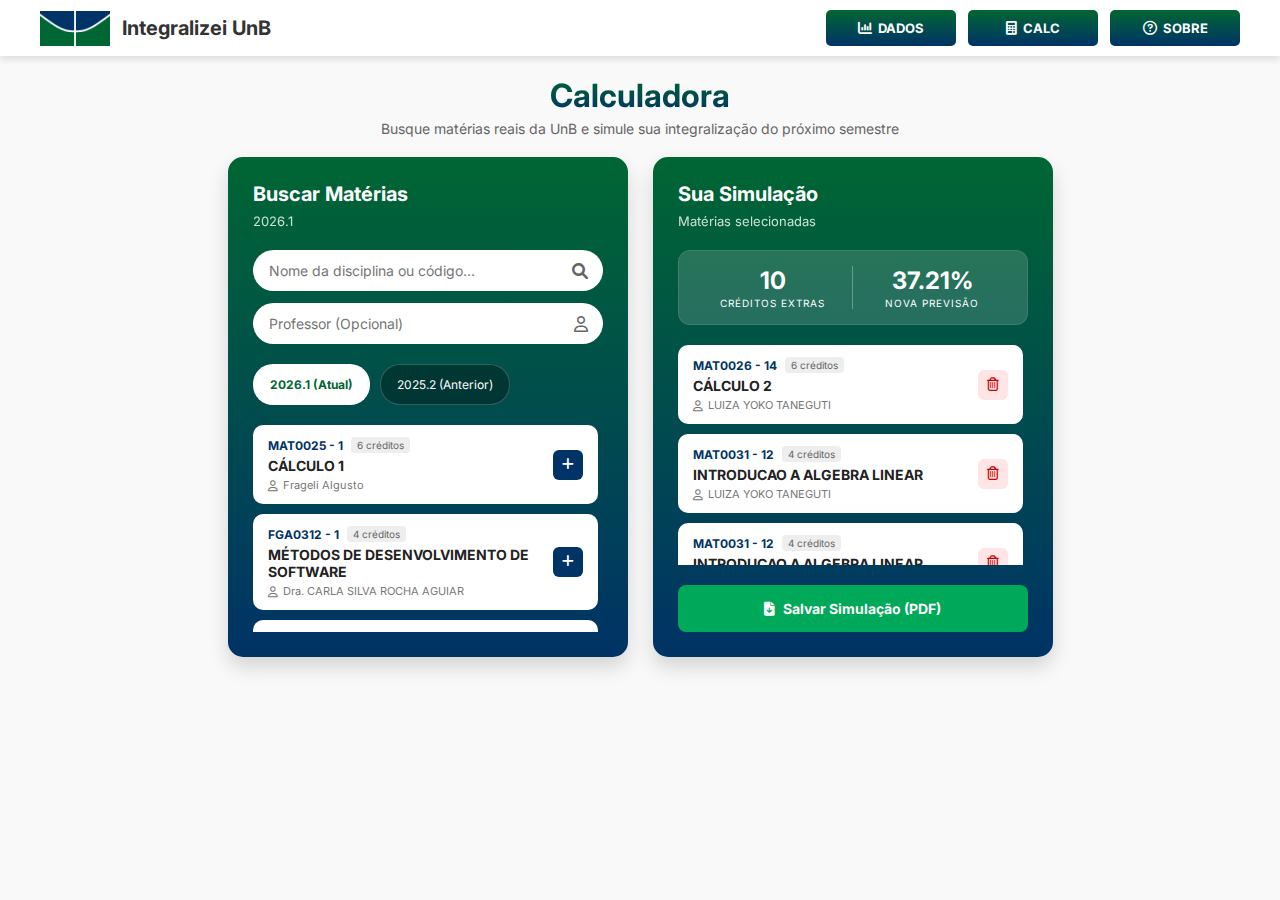
<file: calculadora/index.html>
<!DOCTYPE html>
<html lang="pt-br">
<head>
    <meta charset="UTF-8">
    <meta name="viewport" content="width=device-width, initial-scale=1.0">
    <title>Calculadora - Integralizei UnB</title>
    <link rel="stylesheet" href="style.css">
    <link rel="stylesheet" href="../navbar.css">
    <link rel="stylesheet" href="https://cdnjs.cloudflare.com/ajax/libs/font-awesome/6.0.0/css/all.min.css">
</head>
<body>

    <nav class="navbar">
        <a href="http://127.0.0.1:5500/sobre/index.html" class="logo-area">
            <img src="../fotos/logo_UnB.png" alt="Logo UnB">
            <span class="logo-text">Integralizei UnB</span>
        </a>
        <div class="botoes-container">
            <a href="http://127.0.0.1:5500/dados/index.html" class="nav-btn"><i class="fa-solid fa-chart-column"></i><p>DADOS</p></a>
            <a href="http://127.0.0.1:5500/calculadora/index.html" class="nav-btn"><i class="fa-solid fa-calculator"></i><p>CALC</p></a>
            <a href="http://127.0.0.1:5500/sobre/index.html" class="nav-btn"><i class="fa-regular fa-circle-question"></i><p>SOBRE</p></a>
        </div>
    </nav>

    <header id="page-header">
        <h1>Calculadora</h1>
        <p>Busque matérias reais da UnB e simule sua integralização do próximo semestre</p>
    </header>

    <main id="main-container">
        
        <section class="card-painel">
            <div class="card-header">
                <h2>Buscar Matérias</h2>
                <span class="semestre-label">2026.1</span>
            </div>

            <div class="search-wrapper">
                <div class="input-group">
                    <input type="text" placeholder="Nome da disciplina ou código...">
                    <i class="fa-solid fa-magnifying-glass"></i>
                </div>
                
                <div class="input-group">
                    <input type="text" placeholder="Professor (Opcional)">
                    <i class="fa-regular fa-user"></i>
                </div>
            </div>

            <div class="toggle-semestres">
                <input type="radio" id="sem2026" name="semestre" class="pill-radio" checked>
                <label for="sem2026" class="pill-label">2026.1 (Atual)</label>

                <input type="radio" id="sem2025" name="semestre" class="pill-radio">
                <label for="sem2025" class="pill-label">2025.2 (Anterior)</label>
            </div>

            <div class="materia-list">
                
                <div class="materia-item">
                    <div class="materia-info">
                        <div class="materia-top">
                            <span class="codigo">MAT0025 - 1</span>
                            <span class="creditos-tag">6 créditos</span>
                        </div>
                        <h4 class="materia-nome">CÁLCULO 1</h4>
                        <div class="materia-prof">
                            <i class="fa-regular fa-user"></i> Frageli Algusto
                        </div>
                    </div>
                    <button class="add-btn">
                        <i class="fa-solid fa-plus"></i>
                    </button>
                </div>

                <div class="materia-item">
                    <div class="materia-info">
                        <div class="materia-top">
                            <span class="codigo">FGA0312 - 1</span>
                            <span class="creditos-tag">4 créditos</span>
                        </div>
                        <h4 class="materia-nome">MÉTODOS DE DESENVOLVIMENTO DE SOFTWARE</h4>
                        <div class="materia-prof">
                            <i class="fa-regular fa-user"></i> Dra. CARLA SILVA ROCHA AGUIAR
                        </div>
                    </div>
                    <button class="add-btn">
                        <i class="fa-solid fa-plus"></i>
                    </button>
                </div>
                
                <div class="materia-item">
                    <div class="materia-info">
                        <div class="materia-top">
                            <span class="codigo">FGA0312 - 1</span>
                            <span class="creditos-tag">4 créditos</span>
                        </div>
                        <h4 class="materia-nome">MÉTODOS DE DESENVOLVIMENTO DE SOFTWARE</h4>
                        <div class="materia-prof">
                            <i class="fa-regular fa-user"></i> Dra. CARLA SILVA ROCHA AGUIAR
                        </div>
                    </div>
                    <button class="add-btn">
                        <i class="fa-solid fa-plus"></i>
                    </button>
                </div>

                <div class="materia-item">
                    <div class="materia-info">
                        <div class="materia-top">
                            <span class="codigo">FGA0312 - 1</span>
                            <span class="creditos-tag">4 créditos</span>
                        </div>
                        <h4 class="materia-nome">MÉTODOS DE DESENVOLVIMENTO DE SOFTWARE</h4>
                        <div class="materia-prof">
                            <i class="fa-regular fa-user"></i> Dra. CARLA SILVA ROCHA AGUIAR
                        </div>
                    </div>
                    <button class="add-btn">
                        <i class="fa-solid fa-plus"></i>
                    </button>
                </div>

            </div>

        </section>

        <section class="card-painel">
            <div class="card-header">
                <h2>Sua Simulação</h2>
                <span class="semestre-label">Matérias selecionadas</span>
            </div>

            <div class="stats-box">
                <div class="stat-item separator">
                    <h3>10</h3>
                    <p>CRÉDITOS EXTRAS</p>
                </div>
                <div class="stat-item">
                    <h3>37.21%</h3>
                    <p>NOVA PREVISÃO</p>
                </div>
            </div>

            <div class="materia-list">
                
                <div class="materia-item">
                    <div class="materia-info">
                        <div class="materia-top">
                            <span class="codigo">MAT0026 - 14</span>
                            <span class="creditos-tag">6 créditos</span>
                        </div>
                        <h4 class="materia-nome">CÁLCULO 2</h4>
                        <div class="materia-prof">
                            <i class="fa-regular fa-user"></i> LUIZA YOKO TANEGUTI
                        </div>
                    </div>
                    <button class="delete-btn">
                        <i class="fa-regular fa-trash-can"></i>
                    </button>
                </div>

                <div class="materia-item">
                    <div class="materia-info">
                        <div class="materia-top">
                            <span class="codigo">MAT0031 - 12</span>
                            <span class="creditos-tag">4 créditos</span>
                        </div>
                        <h4 class="materia-nome">INTRODUCAO A ALGEBRA LINEAR</h4>
                        <div class="materia-prof">
                            <i class="fa-regular fa-user"></i> LUIZA YOKO TANEGUTI
                        </div>
                    </div>
                    <button class="delete-btn">
                        <i class="fa-regular fa-trash-can"></i>
                    </button>
                </div>
                
                <div class="materia-item">
                    <div class="materia-info">
                        <div class="materia-top">
                            <span class="codigo">MAT0031 - 12</span>
                            <span class="creditos-tag">4 créditos</span>
                        </div>
                        <h4 class="materia-nome">INTRODUCAO A ALGEBRA LINEAR</h4>
                        <div class="materia-prof">
                            <i class="fa-regular fa-user"></i> LUIZA YOKO TANEGUTI
                        </div>
                    </div>
                    <button class="delete-btn">
                        <i class="fa-regular fa-trash-can"></i>
                    </button>
                </div>

                <div class="materia-item">
                    <div class="materia-info">
                        <div class="materia-top">
                            <span class="codigo">MAT0031 - 12</span>
                            <span class="creditos-tag">4 créditos</span>
                        </div>
                        <h4 class="materia-nome">INTRODUCAO A ALGEBRA LINEAR</h4>
                        <div class="materia-prof">
                            <i class="fa-regular fa-user"></i> LUIZA YOKO TANEGUTI
                        </div>
                    </div>
                    <button class="delete-btn">
                        <i class="fa-regular fa-trash-can"></i>
                    </button>
                </div>

            </div>

            <button class="btn-pdf">
                <i class="fa-solid fa-file-arrow-down"></i> Salvar Simulação (PDF)
            </button>

        </section>

    </main>

</body>
</html>
</file>
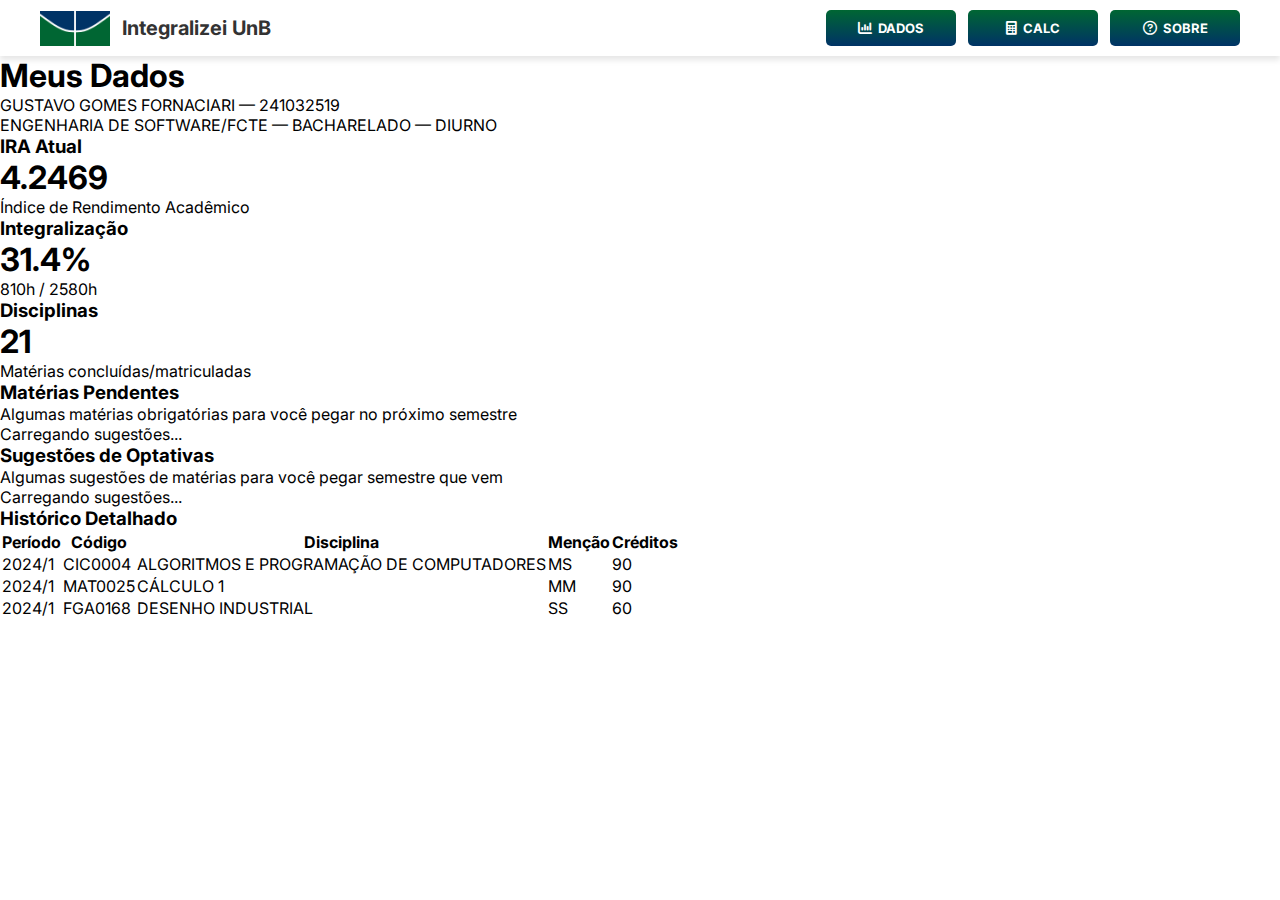
<file: dados/index.html>
<!DOCTYPE html>
<html lang="pt-br">
<head>
    <meta charset="UTF-8">
    <meta name="viewport" content="width=device-width, initial-scale=1.0">
    <title>Meus Dados - Integralizei UnB</title>
    <link rel="stylesheet" href="style.css">
    <link rel="stylesheet" href="https://cdnjs.cloudflare.com/ajax/libs/font-awesome/6.0.0/css/all.min.css">
    <link rel="stylesheet" href="../navbar.css">
</head>

<body>

    <nav class="navbar">
        <a href="http://127.0.0.1:5500/sobre/index.html" class="logo-area">
            <img src="../fotos/logo_UnB.png" alt="Logo UnB">
            <span class="logo-text">Integralizei UnB</span>
        </a>
        <div class="botoes-container">
            <a href="http://127.0.0.1:5500/dados/index.html" class="nav-btn"><i class="fa-solid fa-chart-column"></i><p>DADOS</p></a>
            <a href="http://127.0.0.1:5500/calculadora/index.html" class="nav-btn"><i class="fa-solid fa-calculator"></i><p>CALC</p></a>
            <a href="http://127.0.0.1:5500/sobre/index.html" class="nav-btn"><i class="fa-regular fa-circle-question"></i><p>SOBRE</p></a>
        </div>
    </nav>

    <header id="page-header">
        <h1>Meus Dados</h1>
        <p id="username">GUSTAVO GOMES FORNACIARI — 241032519</p>
        <p id="curso">ENGENHARIA DE SOFTWARE/FCTE — BACHARELADO — DIURNO</p>
    </header>

    <main class="dashboard-container">

        <section class="row-cards">
            
            <div class="card-info">
                <h3>IRA Atual</h3>
                <h1 class="big-number">4.2469</h1>
                <p class="subtitle">Índice de Rendimento Acadêmico</p>
            </div>

            <div class="card-info">
                <h3>Integralização</h3>
                <h1 class="big-number">31.4%</h1>
                
                <div class="progress-container">
                    <div class="progress-bar" style="width: 31.4%;"></div>
                </div>
                
                <p class="subtitle">810h / 2580h</p>
            </div>

            <div class="card-info">
                <h3>Disciplinas</h3>
                <h1 class="big-number">21</h1>
                <p class="subtitle">Matérias concluídas/matriculadas</p>
            </div>

        </section>

        <section class="row-grande">
            <div class="card-info grande">
                <h3>Matérias Pendentes</h3>
                <p class="desc">Algumas matérias obrigatórias para você pegar no próximo semestre</p>
                <div class="loader">Carregando sugestões...</div>
            </div>

            <div class="card-info grande">
                <h3>Sugestões de Optativas</h3>
                <p class="desc">Algumas sugestões de matérias para você pegar semestre que vem</p>
                <div class="loader">Carregando sugestões...</div>
            </div>

        </section>

        <section class="historico-section">
            <h3>Histórico Detalhado</h3>
            
            <div class="table-container">
                <table id="tabela-historico">
                    <thead>
                        <tr>
                            <th>Período</th>
                            <th>Código</th>
                            <th>Disciplina</th>
                            <th>Menção</th>
                            <th>Créditos</th>
                        </tr>
                    </thead>
                    <tbody>
                        <tr>
                            <td>2024/1</td>
                            <td>CIC0004</td>
                            <td>ALGORITMOS E PROGRAMAÇÃO DE COMPUTADORES</td>
                            <td class="bold-ms">MS</td>
                            <td>90</td>
                        </tr>
                        <tr>
                            <td>2024/1</td>
                            <td>MAT0025</td>
                            <td>CÁLCULO 1</td>
                            <td class="bold-ms">MM</td>
                            <td>90</td>
                        </tr>
                        <tr>
                            <td>2024/1</td>
                            <td>FGA0168</td>
                            <td>DESENHO INDUSTRIAL</td>
                            <td class="bold-ms">SS</td>
                            <td>60</td>
                        </tr>
                        </tbody>
                </table>
            </div>
        </section>

    </main>

</body>
</html>
</file>
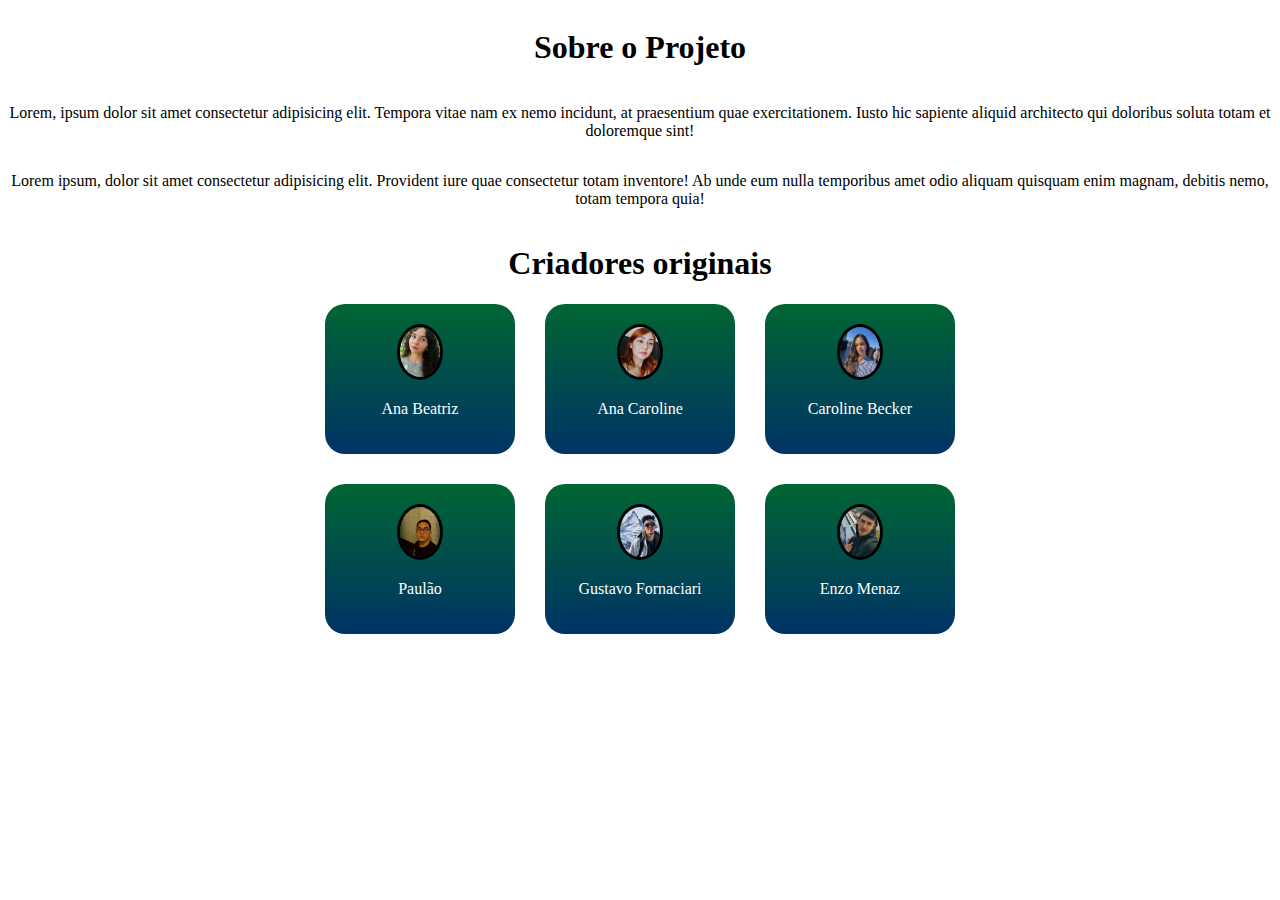
<file: sobre/index.html>
<!DOCTYPE html>
<html lang="en">
<head>
    <meta charset="UTF-8">
    <meta name="viewport" content="width=device-width, initial-scale=1.0">
    <title>Document</title>
    <link rel="stylesheet" href="style.css">
</head>
<body>
    <div class="sobre_o_projeto">
        <h1 id="titulo">Sobre o Projeto</h1>
        <p id="paragrafo">Lorem, ipsum dolor sit amet consectetur adipisicing elit. Tempora vitae nam ex nemo incidunt, at praesentium quae exercitationem. Iusto hic sapiente aliquid architecto qui doloribus soluta totam et doloremque sint!</p>
        <p id="paragrafo">Lorem ipsum, dolor sit amet consectetur adipisicing elit. Provident iure quae consectetur totam inventore! Ab unde eum nulla temporibus amet odio aliquam quisquam enim magnam, debitis nemo, totam tempora quia!</p>
    </div>

    <div class="sobre_o_projeto">
        <h1 id="sub-titulo">Criadores originais</h1>
        <div class="criadores">
            <div id="criador">
                <img src="imgs/ana.jpeg" alt="Foto da pessoa">
                <p>Ana Beatriz</p>
            </div>
                
            <div id="criador">
                <img src="imgs/carol.jpg" alt="">
                <p>Ana Caroline</p>
            </div>

            <div id="criador">
                <img src="imgs/carol2jpeg.jpeg" alt="">
                <p>Caroline Becker</p>
            </div>

            <div id="criador">
                <img src="imgs/paulo.jpg" alt="">
                <p>Paulão</p>
            </div>

            <div id="criador">
                <img src="imgs/gustavo.jpeg" alt="">
                <p>Gustavo Fornaciari</p>
            </div>

            <div id="criador">
                <img src="imgs/enzo.jpg" alt="">
                <p>Enzo Menaz</p>
            </div>
        </div>
    </div>

</body>
</html>
</file>
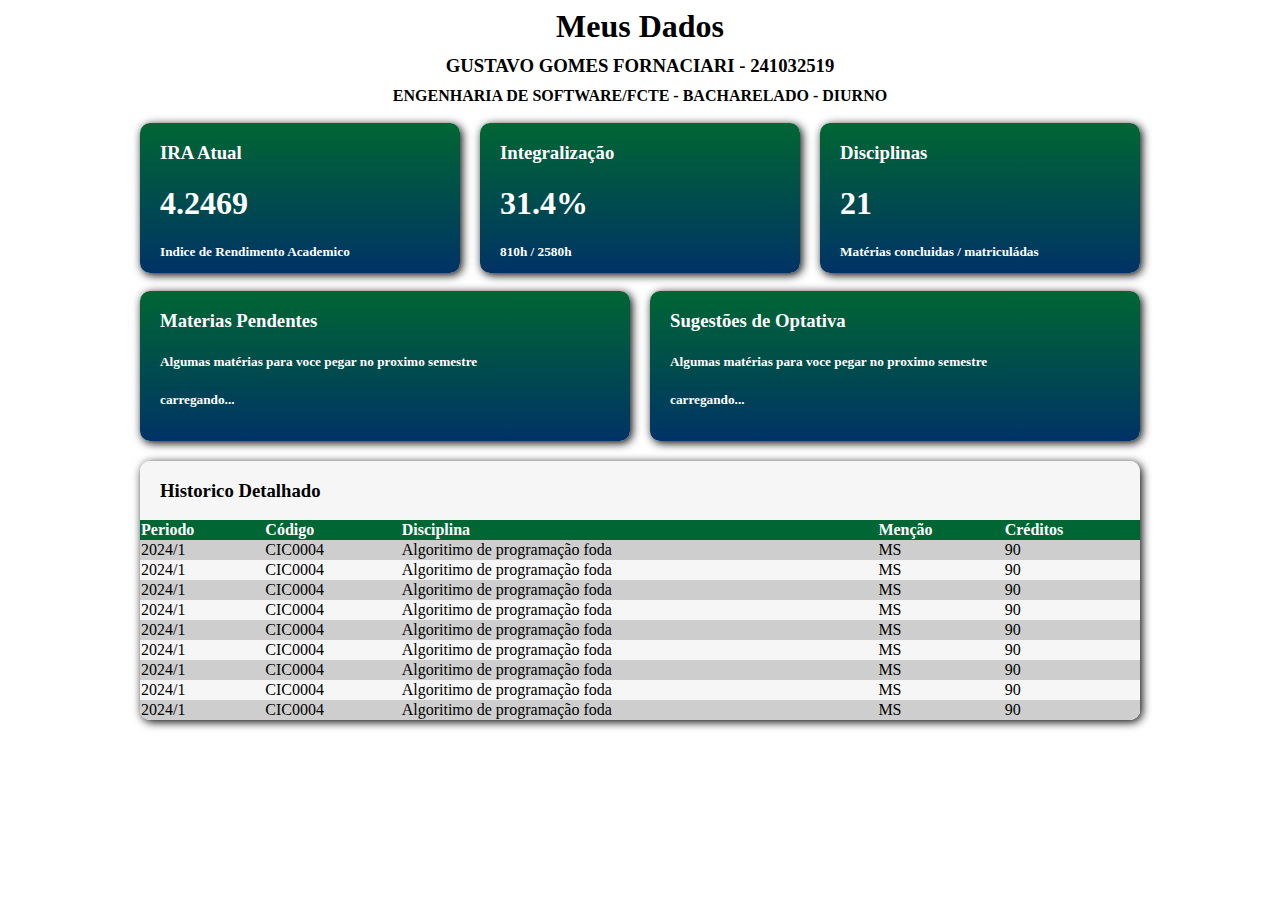
<file: dados/dados.html>
<!DOCTYPE html>
<html lang="pt">
<head>
    <meta charset="UTF-8">
    <meta name="viewport" content="width=device-width, initial-scale=1.0">
    <link rel="stylesheet" href="style.css">
    <title>Dados</title>
</head>

<body>
    <div id = "header">
        <h1>Meus Dados</h1>
        <h3>GUSTAVO GOMES FORNACIARI - 241032519</h3>
        <h4>ENGENHARIA DE SOFTWARE/FCTE - BACHARELADO - DIURNO</h4>
    </div>

    <br>

    <div id="dados">
        <div class="dados_especificos">
            <h3>IRA Atual</h3>
            <h1><b>4.2469</b></h1>
            <h5>Indice de Rendimento Academico</h5>
        </div>

        <div class="dados_especificos">
            <h3>Integralização</h3>
            <h1>31.4%</h1>
            <h5>810h / 2580h</h5>
        </div>

        <div class="dados_especificos">
            <h3>Disciplinas</h3>
            <h1>21</h1>
            <h5>Matérias concluidas / matriculádas</h5>
        </div>
    </div>

    <br>

    <div id="Sugestões">

        <div class="dados_especificos">
            <h3>Materias Pendentes</h3>
            <h5>Algumas matérias para voce pegar no proximo semestre</h5>
            <h5>carregando...</h5>
        </div>

        <div class="dados_especificos">
            <h3>Sugestões de Optativa</h3>
            <h5>Algumas matérias para voce pegar no proximo semestre</h5>
            <h5>carregando...</h5>
        </div>

    </div>

    <div id="tablelinha_de_historicos">
        <h3>Historico Detalhado</h3>

        <table id="tabela">
            <tr>
                <th >Periodo</th>
                <th >Código</th>
                <th >Disciplina</th>
                <th >Menção</th>
                <th >Créditos</th>
            </tr>

            <tr>
                <td >2024/1</td>
                <td >CIC0004</td>
                <td >Algoritimo de programação foda</td>
                <td  >MS</td>
                <td >90</td>
            </tr>

            <tr>
                <td >2024/1</td>
                <td >CIC0004</td>
                <td >Algoritimo de programação foda</td>
                <td  >MS</td>
                <td >90</td>
            </tr>

            <tr>
                <td >2024/1</td>
                <td >CIC0004</td>
                <td >Algoritimo de programação foda</td>
                <td  >MS</td>
                <td >90</td>
            </tr>

            <tr>
                <td >2024/1</td>
                <td >CIC0004</td>
                <td >Algoritimo de programação foda</td>
                <td  >MS</td>
                <td >90</td>
            </tr>

            <tr>
                <td >2024/1</td>
                <td >CIC0004</td>
                <td >Algoritimo de programação foda</td>
                <td  >MS</td>
                <td >90</td>
            </tr>

            <tr>
                <td >2024/1</td>
                <td >CIC0004</td>
                <td >Algoritimo de programação foda</td>
                <td  >MS</td>
                <td >90</td>
            </tr>

            <tr>
                <td >2024/1</td>
                <td >CIC0004</td>
                <td >Algoritimo de programação foda</td>
                <td  >MS</td>
                <td >90</td>
            </tr>

            <tr>
                <td >2024/1</td>
                <td >CIC0004</td>
                <td >Algoritimo de programação foda</td>
                <td  >MS</td>
                <td >90</td>
            </tr>

            <tr>
                <td >2024/1</td>
                <td >CIC0004</td>
                <td >Algoritimo de programação foda</td>
                <td  >MS</td>
                <td >90</td>
            </tr>
        </table>

    </div>

</body>

</html>
</file>
<file: calculadora/style.css>
@import url("https://fonts.googleapis.com/css2?family=Inter:wght@400;500;700&display=swap");

:root {
    --gradiente-unb: linear-gradient(to top, #003366, #006633);
    --unb-verde: #006633;
    --unb-azul: #003366;
    --text-black: #333;
    --text-white: #ffffff;
    --vidro-bg: rgba(255, 255, 255, 0.15);
    --font-family-base: 'Inter', sans-serif;
}

body {
    background-color: #f9f9f9;
}

#page-header {
    text-align: center;
    margin: 20px 0 20px 0;
}

#page-header h1 {
    font-size: 32px;
    font-weight: 700;
    margin-bottom: 5px;
    
    color: var(--unb-azul); 
    background-image: var(--gradiente-unb);
  
    -webkit-background-clip: text;
    background-clip: text;

    -webkit-text-fill-color: transparent;
}

#page-header p {
    color: #666;
    font-size: 14px;
}

#main-container {
    display: flex;
    justify-content: center;
    align-items: flex-start; 
    gap: 25px;
    padding-bottom: 20px;
    flex-wrap: wrap; 
}

.card-painel {
    width: 400px;
    height: 500px; /* ALTERADO: Altura fixa e maior para forçar o layout */
    background: var(--gradiente-unb);
    border-radius: 15px;
    padding: 25px;
    color: white;
    box-shadow: 0 10px 20px rgba(0,0,0,0.15);
    
    display: flex;
    flex-direction: column;
    gap: 20px;
}

.materia-list {
    display: flex;
    flex-direction: column;
    gap: 10px;
    flex: 1; /* Ocupa todo o espaço sobrando */
    
    /* ALTERADO: Isso cria o Scroll */
    overflow-y: auto; 
    padding-right: 5px; /* Espacinho para a barra de rolagem não colar no card */
}

/* --- NOVO: Estilização da Barra de Rolagem (Fica mais moderno) --- */
.materia-list::-webkit-scrollbar {
    width: 6px;
}

.materia-list::-webkit-scrollbar-track {
    background: rgba(255, 255, 255, 0.1);
    border-radius: 10px;
}

.materia-list::-webkit-scrollbar-thumb {
    background: rgba(255, 255, 255, 0.3);
    border-radius: 10px;
}

.materia-list::-webkit-scrollbar-thumb:hover {
    background: rgba(255, 255, 255, 0.5);
}

.card-header h2 {
    font-size: 20px;
    margin-bottom: 4px;
}

.card-header .semestre-label {
    font-size: 13px;
    opacity: 0.8;
    font-weight: 400;
}

.search-wrapper {
    display: flex;
    flex-direction: column;
    gap: 12px;
}

.input-group {
    position: relative;
    width: 100%;
}

.input-group input {
    width: 100%;
    padding: 12px 40px 12px 16px; 
    border-radius: 25px; 
    border: none;
    outline: none;
    font-size: 14px;
    color: #333;
}

.input-group i {
    position: absolute;
    right: 15px;
    top: 50%;
    transform: translateY(-50%); 
    color: #666;
    cursor: pointer;
}

.toggle-semestres {
    display: flex;
    gap: 10px;
}

.pill-radio {
    display: none;
}

.pill-label {
    background: rgba(0, 0, 0, 0.3); 
    border: 1px solid rgba(255,255,255,0.2);
    color: white;
    padding: 12px 16px;
    border-radius: 20px;
    font-size: 12px;
    cursor: pointer;
    transition: all 0.2s;
    user-select: none;
}

.pill-radio:checked + .pill-label {
    background: white;
    color: var(--unb-verde);
    font-weight: 700;
}

.empty-state {
    text-align: center;
    margin-top: 40px;
    font-size: 13px;
    opacity: 0.7;
}

.stats-box {
    background: var(--vidro-bg); 
    border-radius: 12px;
    padding: 15px;
    display: flex;
    justify-content: space-around;
    align-items: center;
    border: 1px solid rgba(255,255,255,0.1);
}

.stat-item {
    text-align: center;
    flex: 1;
}

.stat-item.separator {
    border-right: 1px solid rgba(255,255,255,0.3);
}

.stat-item h3 {
    font-size: 24px;
    font-weight: 700;
}

.stat-item p {
    font-size: 10px;
    text-transform: uppercase;
    letter-spacing: 1px;
    margin-top: 2px;
}

.materia-list {
    display: flex;
    flex-direction: column;
    gap: 10px;
    flex-grow: 1; 
}

.materia-item {
    background: white;
    border-radius: 10px;
    padding: 12px 15px;
    display: flex;
    justify-content: space-between;
    align-items: center;
    color: #333;
}

.materia-info {
    display: flex;
    flex-direction: column;
    gap: 4px;
}

.materia-top {
    display: flex;
    gap: 8px;
    align-items: center;
}

.codigo {
    font-size: 12px;
    font-weight: 700;
    color: #003366;
}

.creditos-tag {
    font-size: 10px;
    background-color: #eee;
    padding: 2px 6px;
    border-radius: 4px;
    color: #666;
}

.materia-nome {
    font-size: 14px;
    font-weight: 700;
    text-transform: uppercase;
    color: #222;
    margin: 0;
}

.materia-prof {
    font-size: 11px;
    color: #777;
    display: flex;
    align-items: center;
    gap: 5px;
}

.add-btn {
    background: var(--unb-azul); 
    border: none;
    width: 30px;
    height: 30px;
    flex-shrink: 0;
    border-radius: 6px;
    color: white;
    cursor: pointer;
    display: flex;
    align-items: center;
    justify-content: center;
    transition: background 0.2s;
}

.add-btn:hover {
    background: #002244;
}

.delete-btn {
    background: #ffe5e5; 
    border: none;
    width: 30px;
    height: 30px;
    border-radius: 6px;
    color: #cc0000;
    cursor: pointer;
    display: flex;
    align-items: center;
    justify-content: center;
    transition: background 0.2s;
}

.delete-btn:hover {
    background: #ffcccc;
}

.btn-pdf {
    background-color: #00a859; 
    color: white;
    border: none;
    width: 100%;
    padding: 15px;
    border-radius: 8px;
    font-weight: 700;
    font-size: 14px;
    cursor: pointer;
    display: flex;
    justify-content: center;
    align-items: center;
    gap: 8px;
    margin-top: auto;
    transition: background 0.2s;
}

.btn-pdf:hover {
    background-color: #008f4c;
}
</file>
<file: navbar.css>
@import url("https://fonts.googleapis.com/css2?family=Inter:wght@400;700&display=swap");

:root {
    --primary-gradient: linear-gradient(to top, #003366, #006633);
    --text-black: #333;
    --text-white: #ffffff;
    
    --font-family-base: 'Inter', sans-serif;
    
    --font-size-titulo: 20px; 
    --font-weight-titulo: 700;
    
    --font-size-botao: 13px; 
    --font-weight-botao: 700;
}

* {
    margin: 0;
    padding: 0;
    box-sizing: border-box;
    font-family: var(--font-family-base);
}

.navbar {
    display: flex;
    justify-content: space-between; 
    align-items: center;
    
    padding: 10px 40px; 
    background-color: var(--text-white);
    box-shadow: 0 4px 6px rgba(0,0,0,0.1);

    position: sticky; 
    top: 0;           
    z-index: 1000;
}

.logo-area {
    display: flex;
    align-items: center;
    gap: 12px;
    text-decoration: none;
}

.logo-area img {
    height: 35px; 
    width: auto;
}

.logo-text {
    font-size: var(--font-size-titulo);
    font-weight: var(--font-weight-titulo);
    color: var(--text-black);
    text-decoration: none;
}

.botoes-container {
    display: flex;
    align-items: center;
    gap: 12px;
}

.nav-btn {
    display: flex;
    justify-content: center; 
    align-items: center;    
    gap: 6px;              
    
    width: 130px;     
    height: 36px;          
    
    background: var(--primary-gradient);
    color: var(--text-white);
    text-decoration: none;
    
    border-radius: 5px;     
    cursor: pointer;
    transition: transform 0.2s ease; 
}

.nav-btn:hover {
    transform: translateY(-2px); 
    opacity: 0.9;
}

.nav-btn p {
    font-size: var(--font-size-botao);
    font-weight: var(--font-weight-botao);
    margin: 0; 
}

.nav-btn i {
    font-size: 14px;
}
</file>
<file: dados/style.css>
/*NAVBAR INICIO*/

.navbar{
    display: flex;
    justify-content: center;
    align-items: center;
}

#logo{
    display: flex;
    align-items: center;
}

.navbar #botoes{
    display: flex;
    justify-content: center;
    align-items: center;
    gap: 10px;
} 

 #botoes #box{
    display: flex;
    justify-content: center;
    align-items: center;
    
    background: linear-gradient(to top,#003366,#006633);
    width: 150px;
    border-radius: 10px;
    color: white;
 }

.navbar img{
    height: 40px;
}

/*NAVBAR FIM*/


#header{
    display: flex;
    flex-direction: column;  
    justify-content: center;
    align-items: center;
    gap: 10px;    
}

#header h1, 
#header h3, 
#header h4 {
    margin: 0;
    padding: 0;
}


#dados{
    display: flex;  
    justify-content: center;
    align-items: center;
    
    gap:20px;
}

.dados_especificos{
    border-radius: 10px;
    padding-left: 20px;

    width: 300px;
    height: 150px;

    background: linear-gradient(to top,#003366,#006633);
    color: white;
    box-shadow: 2px 2px 10px black;
}

#Sugestões{
    display: flex;  
    justify-content: center;
    align-items: center;
    
    gap:20px;
}

#Sugestões .dados_especificos{
    width: 470px;
}

#tablelinha_de_historicos{
    display: flex;
    flex-direction: column;  
    justify-content: center;
    margin: 20px auto;
    max-width: 1000px;
    background-color: hsla(0, 0%, 96%, 0.947);
    border-radius: 10px;
    box-shadow: 2px 2px 10px black;
    text-align:justify;
    overflow: hidden;
}

#tablelinha_de_historicos h3{
    padding-left: 20px;
}

#tabela tr:nth-child(1){
    background-color: #006633 ;
    color: white;
}

#tabela tr:nth-child(2n + 2){
    background-color: rgb(206, 206, 206) ;
}

#tabela {
    border-collapse: collapse;
    width: 100%;
}
</file>
<file: sobre/style.css>
.sobre_o_projeto{
    display: flex;
    flex-direction: column;  
    justify-content: center;
    align-items: center;
    text-align: center;
}

.criadores{
    display: flex;
    justify-content: center;
    gap: 30px;
    flex-wrap: wrap;
    width: 700px;
}

#criador{
    background: linear-gradient(to top,#003366,#006633);
    width: 150px;
    padding: 20px;
    border-radius: 20px;
    color: white;
}

#criador img{
    height: 50px;
    border-radius: 50%;
    object-fit: cover;
    border: black 3px solid;
}
</file>
